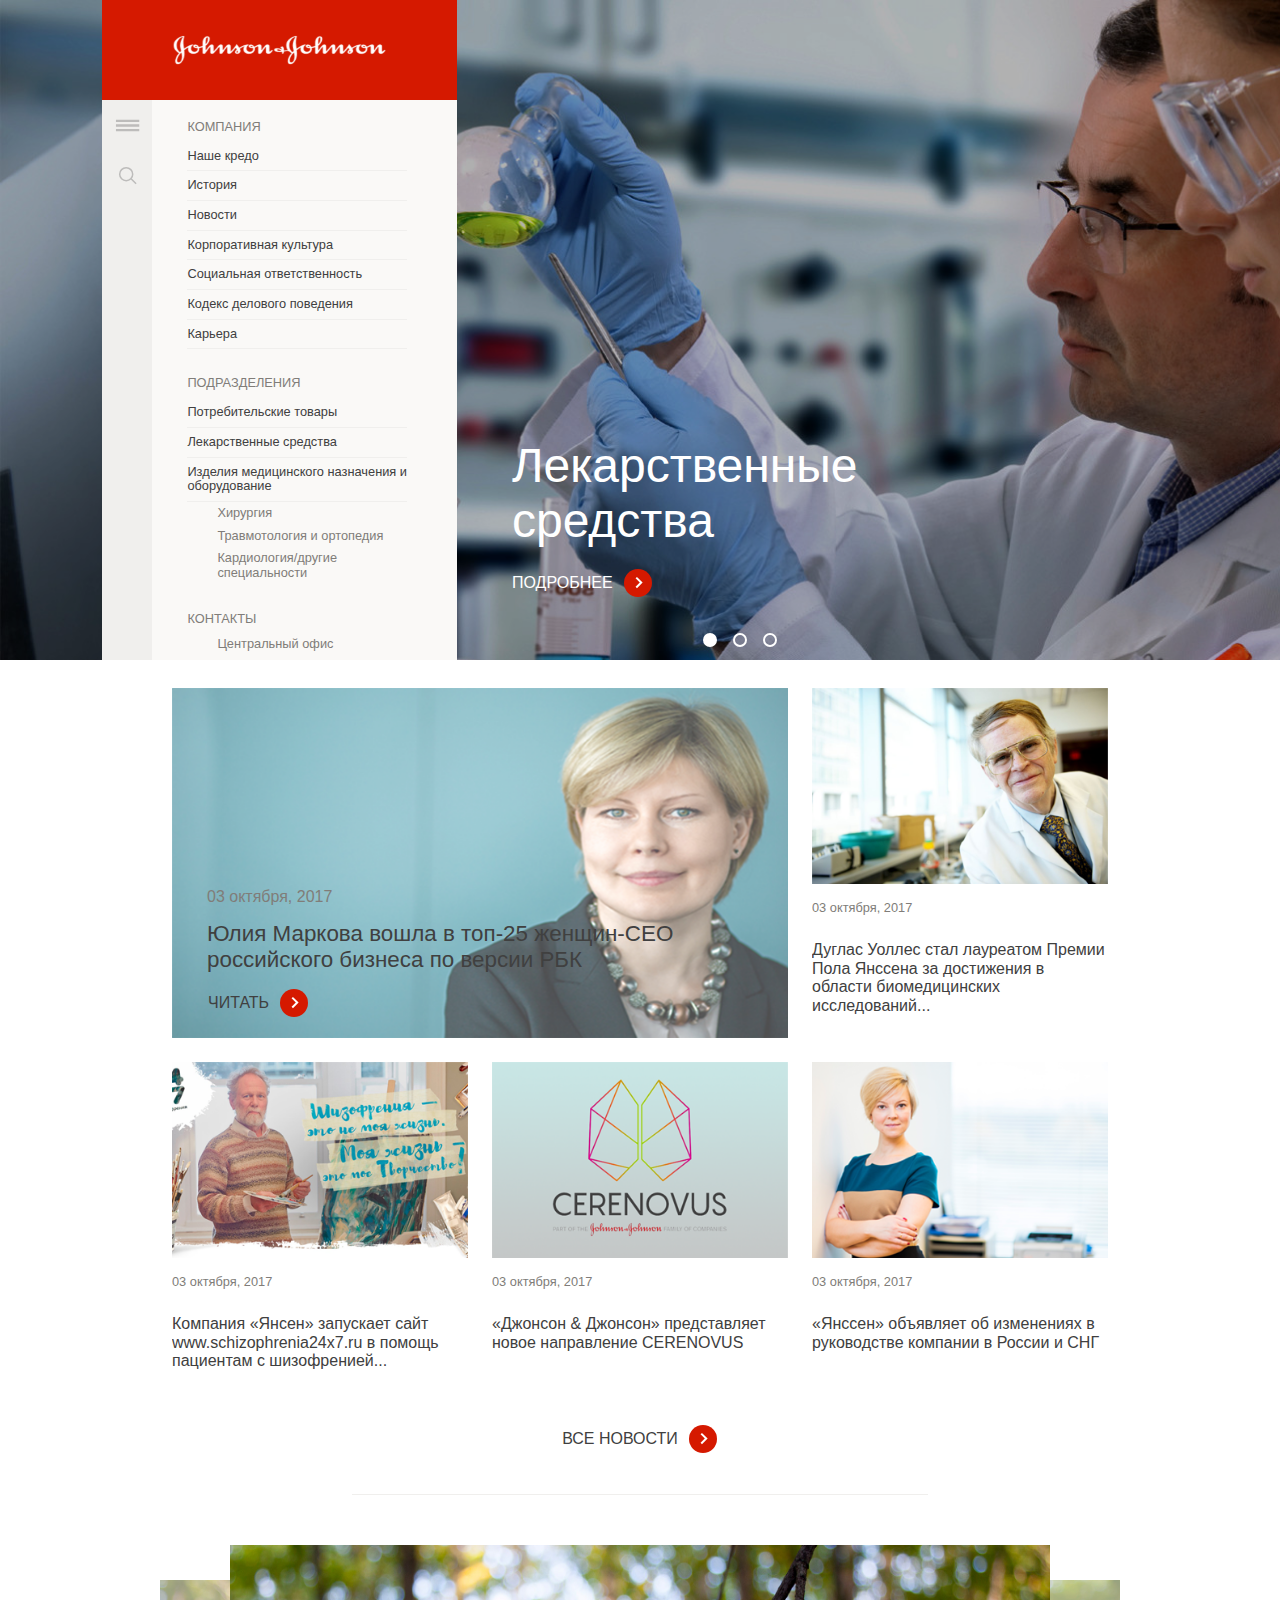
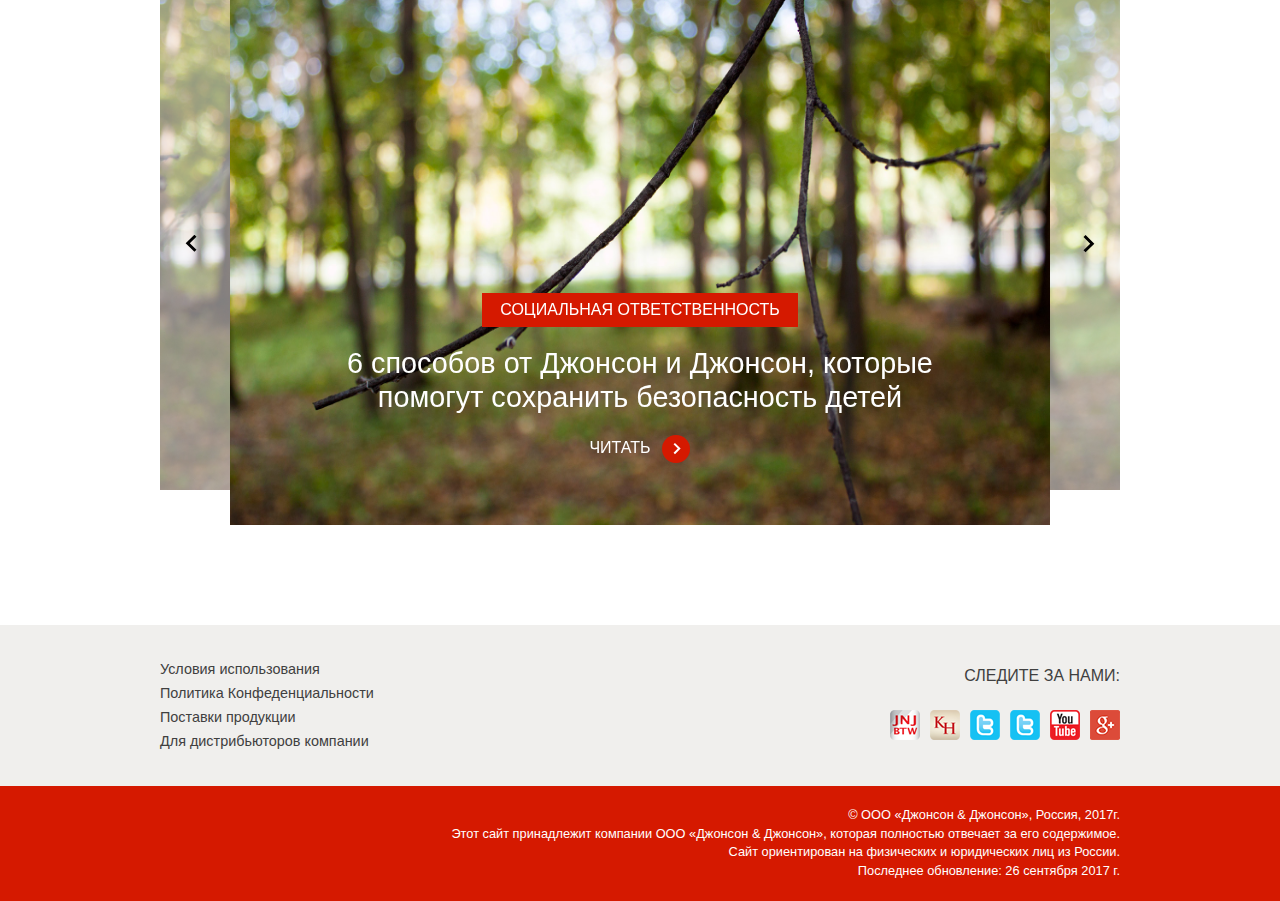
<file: index.html>
<!DOCTYPE html>
<html class="no-js">
    <head>
        <meta charset="utf-8">
        <meta http-equiv="X-UA-Compatible" content="IE=edge">
        <meta name="viewport" content="width=device-width, initial-scale=1">
        <title>Johnson and Johnson</title>
        <meta name="keywords" content="">
        <meta name="description" content="">
        <link rel="apple-touch-icon" sizes="180x180" href="favicons/apple-touch-icon.png">
        <link rel="icon" type="image/png" href="favicons/favicon-32x32.png" sizes="32x32">
        <link rel="icon" type="image/png" href="favicons/favicon-16x16.png" sizes="16x16">
        <link rel="manifest" href="favicons/manifest.json">
        <link rel="mask-icon" href="favicons/safari-pinned-tab.svg" color="#5bbad5">
        <meta name="theme-color" content="#ffffff">
        <link href="css/main.min.css" rel="stylesheet">
        <script src="img/svg/icons.js"></script>
        <script src="js/jquery-3.2.1.min.js"></script>
        <script src="js/flickity.pkgd.min.js"></script>
        <script src="js/slick.min.js"></script>
    </head>
    <body>
        <div style="height: 0; width: 0; position: absolute; visibility: hidden" class="svg-placeholder"></div>
        <script type="text/javascript">
            document.querySelector('.svg-placeholder').innerHTML = SVG_SPRITE;
            
        </script>
        <header class="header">
            <div class="main-carousel">
                <div class="carousel-cell">
                    <section class="promo-slide">
                        <div class="promo-slide__media"><img src="img/image-1.jpg" alt="Image Title"></div>
                        <div class="promo-slide__content">
                            <div class="promo-slide__header">Лекарственные средства</div>
                            <div class="promo-slide__read"><a href="#" class="promo-slide__read-button">Подробнее</a>
                                <button class="icon-arrow-red-right"></button>
                            </div>
                        </div>
                    </section>
                </div>
                <div class="carousel-cell">
                    <section class="promo-slide">
                        <div class="promo-slide__media"><img src="img/image-1.jpg" alt="Image Title"></div>
                        <div class="promo-slide__content">
                            <div class="promo-slide__header">Лекарственные средства</div>
                            <div class="promo-slide__read"><a href="#" class="promo-slide__read-button">Подробнее</a>
                                <button class="icon-arrow-red-right"></button>
                            </div>
                        </div>
                    </section>
                </div>
                <div class="carousel-cell">
                    <section class="promo-slide">
                        <div class="promo-slide__media"><img src="img/image-1.jpg" alt="Image Title"></div>
                        <div class="promo-slide__content">
                            <div class="promo-slide__header">Лекарственные средства</div>
                            <div class="promo-slide__read"><a href="#" class="promo-slide__read-button">Подробнее</a>
                                <button class="icon-arrow-red-right"></button>
                            </div>
                        </div>
                    </section>
                </div>
            </div>
            <section class="menu">
                <div class="menu__header"></div>
                <div class="menu__body">
                    <div class="menu__side">
                        <button class="icon-burger"><img src="img/svg/icons/icon-burger.svg"></button>
                        <button class="icon-search"></button>
                    </div>
                    <nav class="menu__nav">
                        <ul class="nav__list">
                            <li class="nav__list-title">Компания</li>
                            <li><a href="#">Наше кредо</a></li>
                            <li><a href="#">История</a></li>
                            <li><a href="#">Новости</a></li>
                            <li><a href="#">Корпоративная культура</a></li>
                            <li><a href="#">Социальная ответственность</a></li>
                            <li><a href="#">Кодекс делового поведения</a></li>
                            <li><a href="#">Карьера</a></li>
                        </ul>
                        <ul class="nav__list margin-top">
                            <li class="nav__list-title">Подразделения</li>
                            <li><a href="#">Потребительские товары</a></li>
                            <li><a href="#">Лекарственные средства</a></li>
                            <li><a href="#">Изделия медицинского назначения и оборудование</a></li>
                            <ul class="nav__list sub">
                                <li><a href="#">Хирургия</a></li>
                                <li><a href="#">Травмотология и ортопедия</a></li>
                                <li><a href="#">Кардиология/другие специальности</a></li>
                            </ul>
                        </ul>
                        <ul class="nav__list margin-top">
                            <li class="nav__list-title">Контакты</li>
                            <ul class="nav__list sub">
                                <li><a href="#">Центральный офис</a></li>
                                <li><a href="#">Региональные офисы</a></li>
                                <li><a href="#">Контакты для СМИ</a></li>
                            </ul>
                        </ul>
                    </nav>
                </div>
            </section>
        </header>
        <main class="content">
            <div class="wrapper">
                <div class="content__news">
                    <section class="news-grid">
                        <ul class="news-grid__items">
                            <li class="news-grid__items-item news-grid__two-col">
                                <div class="news-grid__content"><span class="news-grid__date">03 октября, 2017</span><a href="#" class="news-grid__header">Юлия Маркова вошла в топ-25 женщин-СЕО российского бизнеса по версии РБК</a>
                                    <div class="news-grid__read"><a href="#" class="news-grid__read_text">Читать</a>
                                        <button class="icon-arrow-red-right"></button>
                                    </div>
                                </div><img src="img/image-2.png" alt="Image Title">
                            </li>
                            <li class="news-grid__items-item news-grid__one-col"><a href="#"><img src="img/image-3.png" alt="Image Title"></a>
                                <div class="news-grid__content"><span class="news-grid__date">03 октября, 2017</span><a href="#" class="news-grid__header">Дуглас Уоллес стал лауреатом Премии Пола Янссена за достижения в области биомедицинских исследований...</a></div>
                            </li>
                            <li class="news-grid__items-item news-grid__one-col"><a href="#"><img src="img/image-4.png" alt="Image Title"></a>
                                <div class="news-grid__content"><span class="news-grid__date">03 октября, 2017</span><a href="#" class="news-grid__header">Компания «Янсен» запускает сайт www.schizophrenia24x7.ru в помощь пациентам с шизофренией...</a></div>
                            </li>
                            <li class="news-grid__items-item news-grid__one-col"><a href="#"><img src="img/image-5.png" alt="Image Title"></a>
                                <div class="news-grid__content"><span class="news-grid__date">03 октября, 2017</span><a href="#" class="news-grid__header">«Джонсон & Джонсон» представляет новое направление CERENOVUS</a></div>
                            </li>
                            <li class="news-grid__items-item news-grid__one-col"><a href="#"><img src="img/image-6.png" alt="Image Title"></a>
                                <div class="news-grid__content"><span class="news-grid__date">03 октября, 2017</span><a href="#" class="news-grid__header">«Янссен» объявляет об изменениях в руководстве компании в России и СНГ</a></div>
                            </li>
                        </ul>
                        <div class="news-grid__all-news"><a href="#" class="news-grid__all-news_text">Все новости</a>
                            <button class="icon-arrow-red-right"></button>
                        </div>
                    </section>
                </div>
                <div class="content__promo">
                    <div class="slick-slider">
                        <div class="slick-slide"><img src="img/image.jpg" alt="Image Title">
                            <div class="slick-slide__content">
                                <div class="slick-slide__category">Социальная ответственность</div>
                                <div class="slick-slide__header">6 способов от Джонсон и Джонсон, которые помогут сохранить безопасность детей</div>
                                <div class="slick-slide__read"><a href="#" class="slick-slide__read-button">Читать</a>
                                    <button class="icon-arrow-red-right"></button>
                                </div>
                            </div>
                        </div>
                        <div class="slick-slide"><img src="img/image.jpg" alt="Image Title">
                            <div class="slick-slide__content">
                                <div class="slick-slide__category">Социальная ответственность</div>
                                <div class="slick-slide__header">6 способов от Джонсон и Джонсон, которые помогут сохранить безопасность детей</div>
                                <div class="slick-slide__read"><a href="#" class="slick-slide__read-button">Читать</a>
                                    <button class="icon-arrow-red-right"></button>
                                </div>
                            </div>
                        </div>
                        <div class="slick-slide"><img src="img/image.jpg" alt="Image Title">
                            <div class="slick-slide__content">
                                <div class="slick-slide__category">Социальная ответственность</div>
                                <div class="slick-slide__header">6 способов от Джонсон и Джонсон, которые помогут сохранить безопасность детей</div>
                                <div class="slick-slide__read"><a href="#" class="slick-slide__read-button">Читать</a>
                                    <button class="icon-arrow-red-right"></button>
                                </div>
                            </div>
                        </div>
                    </div>
                </div>
            </div>
            <div class="icon-navigate_next"></div>
        </main>
        <footer class="footer">
            <div class="footer-1">
                <div class="footer__menu">
                    <ul>
                        <li><a href="#">Условия использования</a></li>
                        <li><a href="#">Политика Конфеденциальности</a></li>
                        <li><a href="#">Поставки продукции</a></li>
                        <li><a href="#">Для дистрибьюторов компании</a></li>
                    </ul>
                </div>
                <div class="footer__social-buttons">
                    <div class="social-buttons__title">Следите за нами:</div><a href="#" class="social-buttons__button social-btw"></a><a href="#" class="social-buttons__button social-kh"></a><a href="#" class="social-buttons__button social-twitter"></a><a href="#" class="social-buttons__button social-twitter"></a><a href="#" class="social-buttons__button social-youtube"></a><a href="#" class="social-buttons__button social-google"></a>
                </div>
            </div>
            <div class="footer-2">
                <div class="footer__copyright">
                    <p>© ООО «Джонсон & Джонсон», Россия, 2017г.</p>
                    <p>Этот сайт принадлежит компании ООО «Джонсон & Джонсон», которая полностью отвечает за его содержимое.</p>
                    <p>Сайт ориентирован на физических и юридических лиц из России.</p>
                    <p>Последнее обновление: 26 сентября 2017 г.</p>
                </div>
            </div>
        </footer>
        <script src="js/app.bundle.js"></script>
    </body>
</html>
</file>
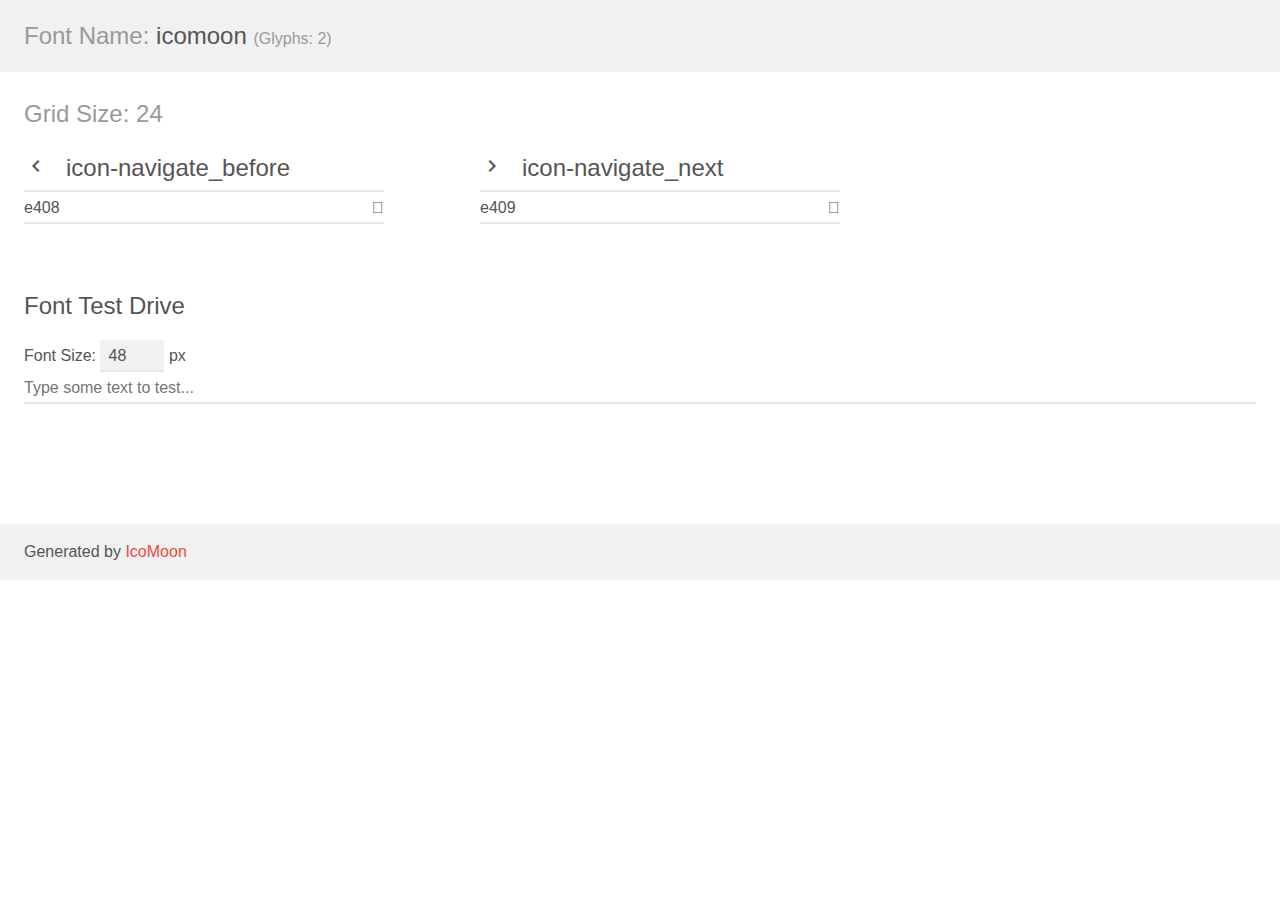
<file: img/icomoon/demo.html>
<!doctype html>
<html>
<head>
    <meta charset="utf-8">
    <title>IcoMoon Demo</title>
    <meta name="description" content="An Icon Font Generated By IcoMoon.io">
    <meta name="viewport" content="width=device-width, initial-scale=1">
    <link rel="stylesheet" href="demo-files/demo.css">
    <link rel="stylesheet" href="style.css"></head>
<body>
    <div class="bgc1 clearfix">
        <h1 class="mhmm mvm"><span class="fgc1">Font Name:</span> icomoon <small class="fgc1">(Glyphs:&nbsp;2)</small></h1>
    </div>
    <div class="clearfix mhl ptl">
        <h1 class="mvm mtn fgc1">Grid Size: 24</h1>
        <div class="glyph fs1">
            <div class="clearfix bshadow0 pbs">
                <span class="icon-navigate_before">
                
                </span>
                <span class="mls"> icon-navigate_before</span>
            </div>
            <fieldset class="fs0 size1of1 clearfix hidden-false">
                <input type="text" readonly value="e408" class="unit size1of2" />
                <input type="text" maxlength="1" readonly value="&#xe408;" class="unitRight size1of2 talign-right" />
            </fieldset>
            <div class="fs0 bshadow0 clearfix hidden-true">
                <span class="unit pvs fgc1">liga: </span>
                <input type="text" readonly value="chevron_left, navigate_before" class="liga unitRight" />
            </div>
        </div>
        <div class="glyph fs1">
            <div class="clearfix bshadow0 pbs">
                <span class="icon-navigate_next">
                
                </span>
                <span class="mls"> icon-navigate_next</span>
            </div>
            <fieldset class="fs0 size1of1 clearfix hidden-false">
                <input type="text" readonly value="e409" class="unit size1of2" />
                <input type="text" maxlength="1" readonly value="&#xe409;" class="unitRight size1of2 talign-right" />
            </fieldset>
            <div class="fs0 bshadow0 clearfix hidden-true">
                <span class="unit pvs fgc1">liga: </span>
                <input type="text" readonly value="chevron_right, navigate_next" class="liga unitRight" />
            </div>
        </div>
    </div>

    <!--[if gt IE 8]><!-->
    <div class="mhl clearfix mbl">
        <h1>Font Test Drive</h1>
        <label>
            Font Size: <input id="fontSize" type="number" class="textbox0 mbm"
            min="8" value="48" />
            px
        </label>
        <input id="testText" type="text" class="phl size1of1 mvl"
        placeholder="Type some text to test..." value=""/>
        <div id="testDrive" class="icon-">&nbsp;
        </div>
    </div>
    <!--<![endif]-->
    <div class="bgc1 clearfix">
        <p class="mhl">Generated by <a href="https://icomoon.io/app">IcoMoon</a></p>
    </div>

    <script src="demo-files/demo.js"></script>
</body>
</html>
</file>
<file: img/icomoon/demo-files/demo.css>
body {
  padding: 0;
  margin: 0;
  font-family: sans-serif;
  font-size: 1em;
  line-height: 1.5;
  color: #555;
  background: #fff;
}
h1 {
  font-size: 1.5em;
  font-weight: normal;
}
small {
  font-size: .66666667em;
}
a {
  color: #e74c3c;
  text-decoration: none;
}
a:hover, a:focus {
  box-shadow: 0 1px #e74c3c;
}
.bshadow0, input {
  box-shadow: inset 0 -2px #e7e7e7;
}
input:hover {
  box-shadow: inset 0 -2px #ccc;
}
input, fieldset {
  font-family: sans-serif;
  font-size: 1em;
  margin: 0;
  padding: 0;
  border: 0;
}
input {
  color: inherit;
  line-height: 1.5;
  height: 1.5em;
  padding: .25em 0;
}
input:focus {
  outline: none;
  box-shadow: inset 0 -2px #449fdb;
}
.glyph {
  font-size: 16px;
  width: 15em;
  padding-bottom: 1em;
  margin-right: 4em;
  margin-bottom: 1em;
  float: left;
  overflow: hidden;
}
.liga {
  width: 80%;
  width: calc(100% - 2.5em);
}
.talign-right {
  text-align: right;
}
.talign-center {
  text-align: center;
}
.bgc1 {
  background: #f1f1f1;
}
.fgc1 {
  color: #999;
}
.fgc0 {
  color: #000;
}
p {
  margin-top: 1em;
  margin-bottom: 1em;
}
.mvm {
  margin-top: .75em;
  margin-bottom: .75em;
}
.mtn {
  margin-top: 0;
}
.mtl, .mal {
  margin-top: 1.5em;
}
.mbl, .mal {
  margin-bottom: 1.5em;
}
.mal, .mhl {
  margin-left: 1.5em;
  margin-right: 1.5em;
}
.mhmm {
  margin-left: 1em;
  margin-right: 1em;
}
.mls {
  margin-left: .25em;
}
.ptl {
  padding-top: 1.5em;
}
.pbs, .pvs {
  padding-bottom: .25em;
}
.pvs, .pts {
  padding-top: .25em;
}
.unit {
  float: left;
}
.unitRight {
  float: right;
}
.size1of2 {
  width: 50%;
}
.size1of1 {
  width: 100%;
}
.clearfix:before, .clearfix:after {
  content: " ";
  display: table;
}
.clearfix:after {
  clear: both;
}
.hidden-true {
  display: none;
}
.textbox0 {
  width: 3em;
  background: #f1f1f1;
  padding: .25em .5em;
  line-height: 1.5;
  height: 1.5em;
}
#testDrive {
  display: block;
  padding-top: 24px;
  line-height: 1.5;
}
.fs0 {
  font-size: 16px;
}
.fs1 {
  font-size: 24px;
}
</file>
<file: img/icomoon/style.css>
@font-face {
  font-family: 'icomoon';
  src:  url('fonts/icomoon.eot?eqb6fv');
  src:  url('fonts/icomoon.eot?eqb6fv#iefix') format('embedded-opentype'),
    url('fonts/icomoon.ttf?eqb6fv') format('truetype'),
    url('fonts/icomoon.woff?eqb6fv') format('woff'),
    url('fonts/icomoon.svg?eqb6fv#icomoon') format('svg');
  font-weight: normal;
  font-style: normal;
}

[class^="icon-"], [class*=" icon-"] {
  /* use !important to prevent issues with browser extensions that change fonts */
  font-family: 'icomoon' !important;
  speak: none;
  font-style: normal;
  font-weight: normal;
  font-variant: normal;
  text-transform: none;
  line-height: 1;

  /* Better Font Rendering =========== */
  -webkit-font-smoothing: antialiased;
  -moz-osx-font-smoothing: grayscale;
}

.icon-navigate_before:before {
  content: "\e408";
}
.icon-navigate_next:before {
  content: "\e409";
}
</file>
